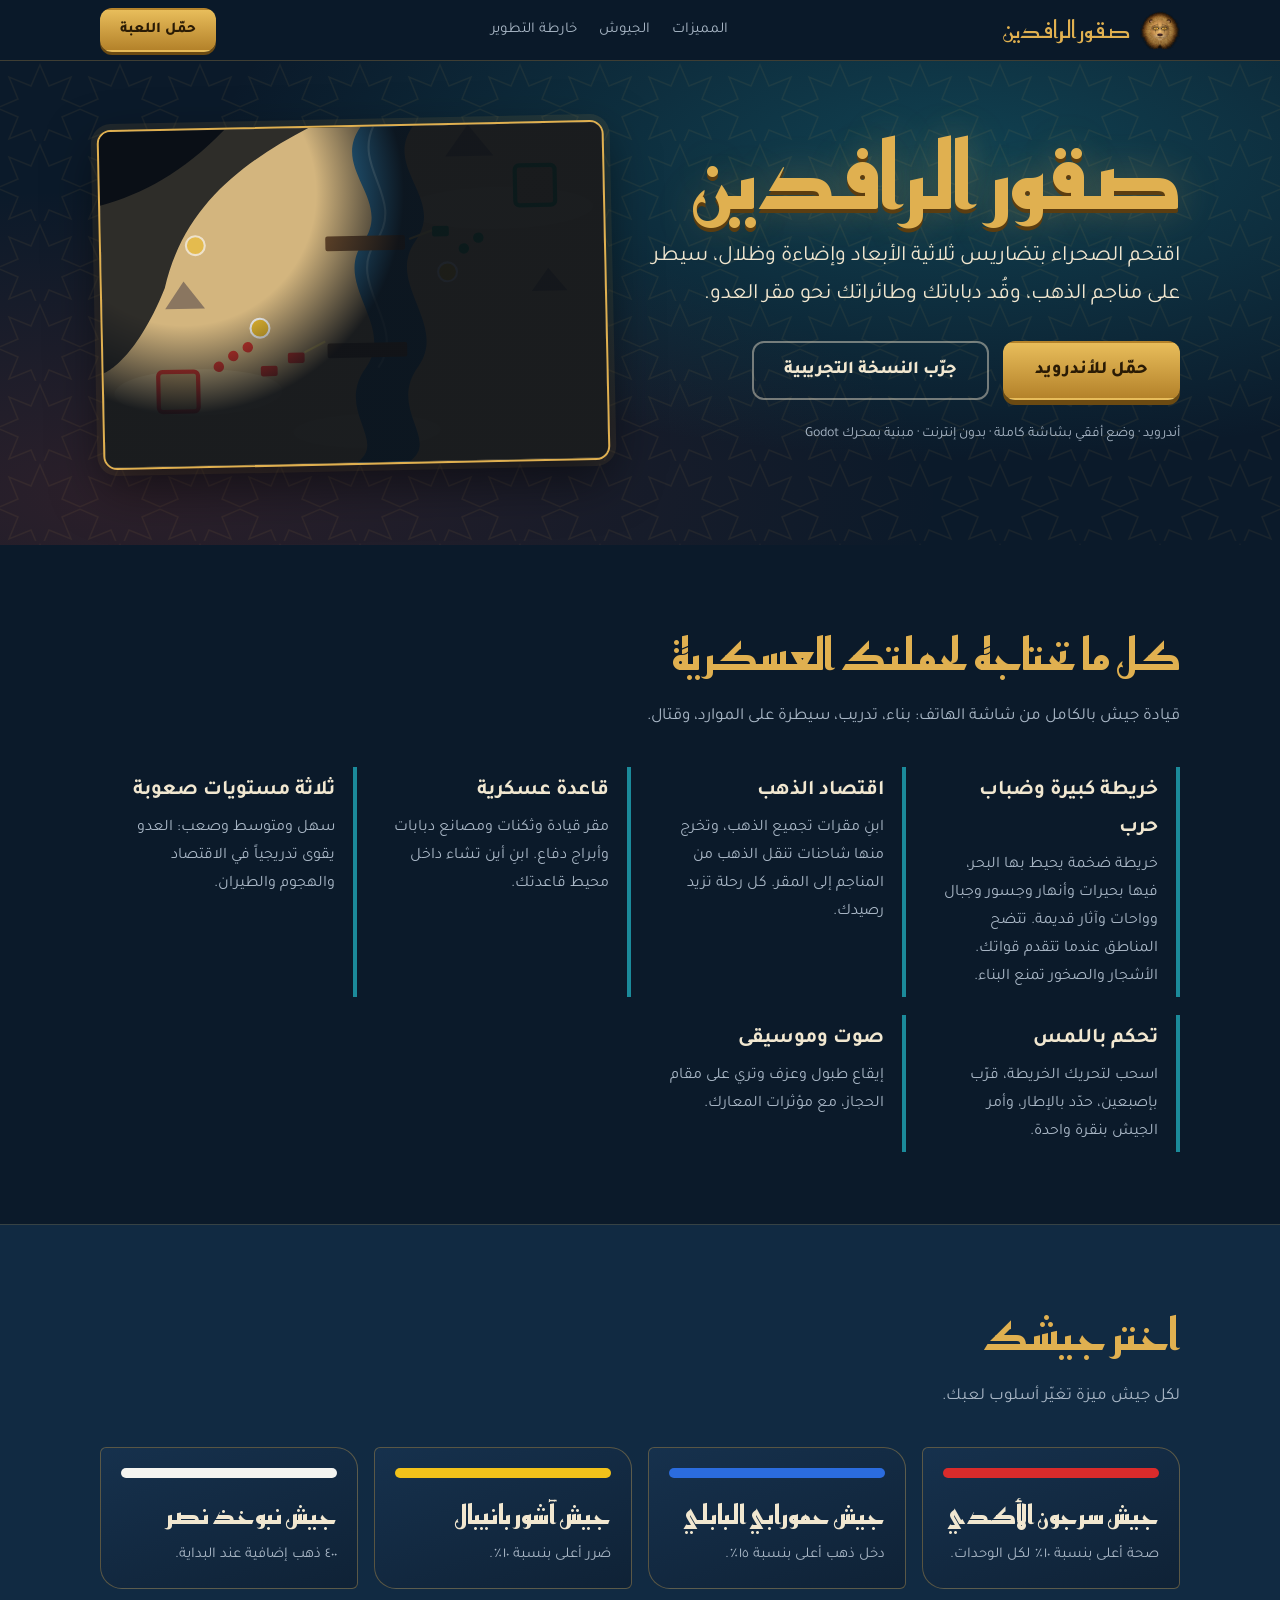
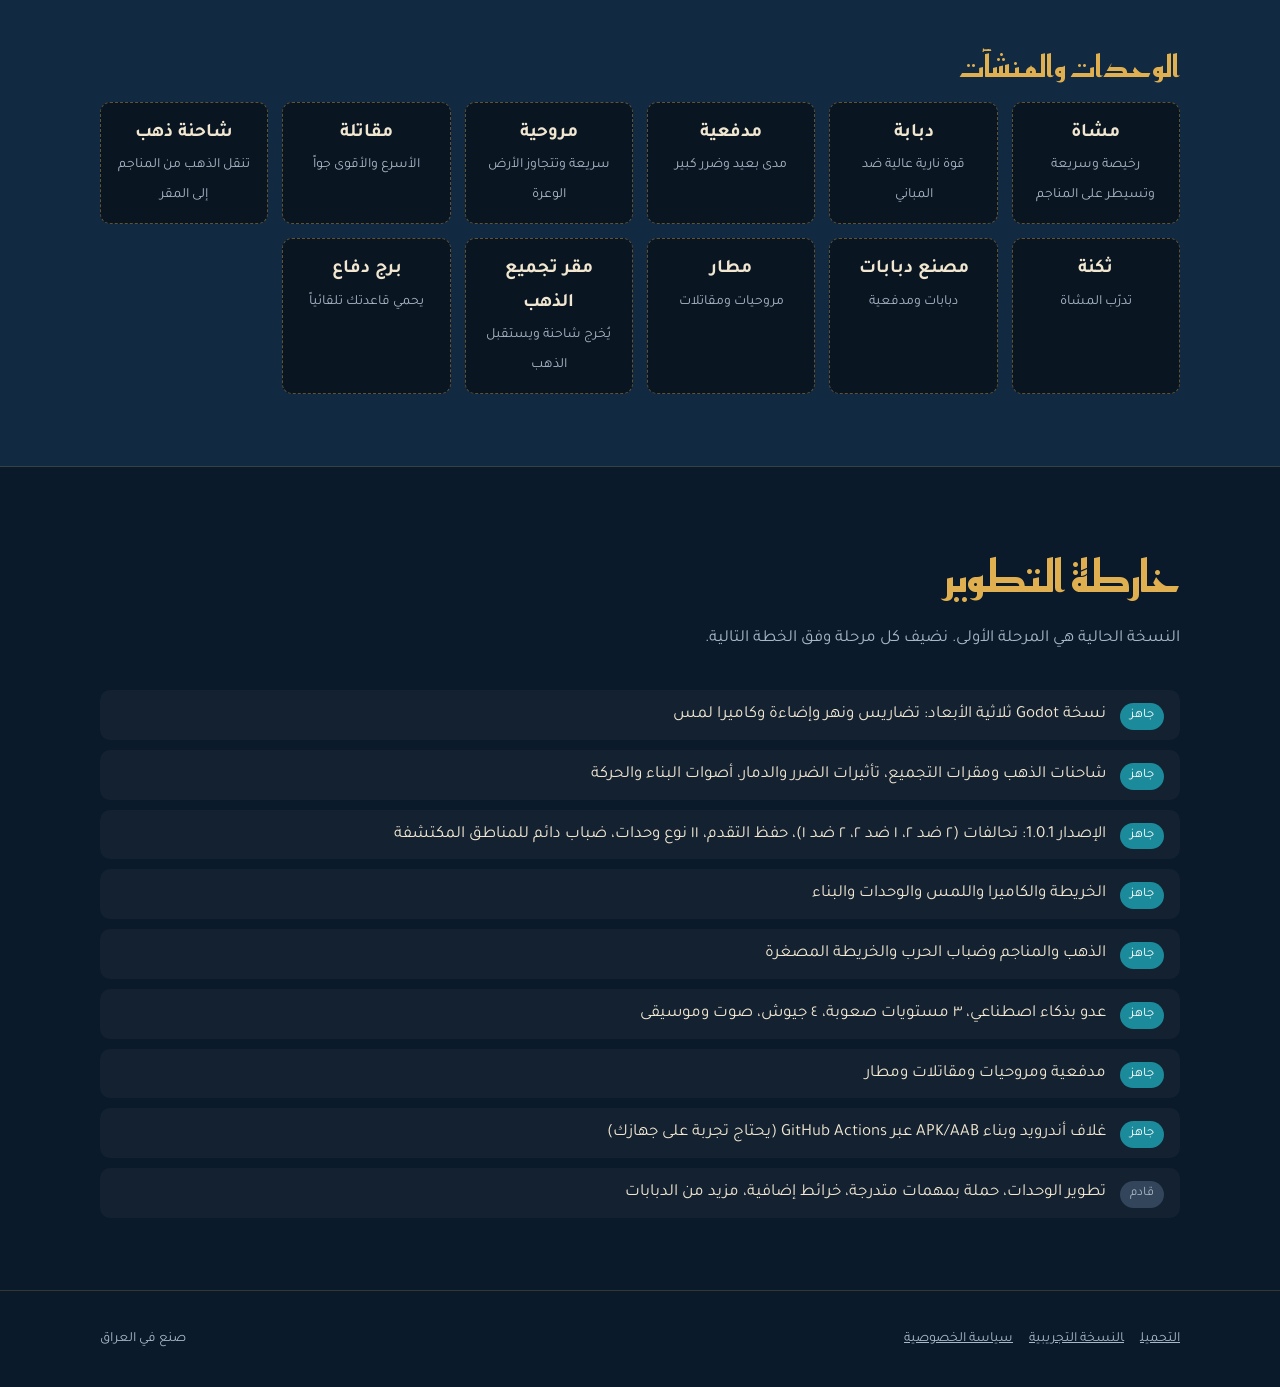
<file: docs/index.html>
<!doctype html>
<html lang="ar" dir="rtl">
<head>
<meta charset="utf-8">
<meta name="viewport" content="width=device-width,initial-scale=1">
<title>صقور الرافدين — لعبة استراتيجية حربية ثلاثية الأبعاد للهاتف</title>
<meta name="description" content="قُد جيشك، استولِ على مناجم الذهب، واكشف الخريطة بتقدّم قواتك. لعبة استراتيجية حربية بطابع عربي عراقي للهاتف.">
<meta name="theme-color" content="#0b1a2a">
<link rel="preconnect" href="https://fonts.googleapis.com">
<link rel="preconnect" href="https://fonts.gstatic.com" crossorigin>
<link href="https://fonts.googleapis.com/css2?family=Reem+Kufi:wght@700&family=Tajawal:wght@400;500;700;800&display=swap" rel="stylesheet">
<link rel="stylesheet" href="css/site.css">
</head>
<body>
<nav>
  <div class="wrap">
    <a class="brand" href="index.html">
      <img class="lion" src="lion.png" alt="" width="40" height="40">
      صقور الرافدين
    </a>
    <ul>
      <li><a href="#features">المميزات</a></li>
      <li><a href="#armies">الجيوش</a></li>
      <li><a href="#roadmap">خارطة التطوير</a></li>
    </ul>
    <a class="btn gold sm" href="download.html">حمّل اللعبة</a>
  </div>
</nav>

<header class="hero">
  <div class="wrap">
    <div>
      <h1>صقور الرافدين</h1>
      <p class="lead">اقتحم الصحراء بتضاريس ثلاثية الأبعاد وإضاءة وظلال، سيطر على مناجم الذهب، وقُد دباباتك وطائراتك نحو مقر العدو.</p>
      <div class="cta">
        <a class="btn gold" href="download.html">حمّل للأندرويد</a>
        <a class="btn line" href="game/index.html">جرّب النسخة التجريبية</a>
      </div>
      <p class="meta">أندرويد · وضع أفقي بشاشة كاملة · بدون إنترنت · مبنية بمحرك Godot</p>
    </div>
    <div class="battle" role="img" aria-label="لقطة تخطيطية لساحة المعركة: نهر في الوسط وقاعدتان ومناجم ذهب وضباب يغطي الأطراف">
      <svg viewBox="0 0 480 320">
        <defs>
          <radialGradient id="fog" cx="0" cy="0" r="1" gradientUnits="userSpaceOnUse" gradientTransform="translate(80 60) scale(210)"><stop offset="0" stop-color="#0a0f16" stop-opacity="0"/><stop offset=".6" stop-color="#0a0f16" stop-opacity="0"/><stop offset="1" stop-color="#0a0f16" stop-opacity=".92"/></radialGradient>
          <radialGradient id="vis" cx="400" cy="250" r="150" gradientUnits="userSpaceOnUse"><stop offset="0" stop-color="#000" stop-opacity="0"/><stop offset="1" stop-color="#0a0f16" stop-opacity=".0"/></radialGradient>
        </defs>
        <rect width="480" height="320" fill="#d3b57e"/>
        <g fill="#e8d09a" opacity=".55"><ellipse cx="90" cy="250" rx="80" ry="22"/><ellipse cx="380" cy="80" rx="90" ry="20"/><ellipse cx="250" cy="290" rx="70" ry="16"/></g>
        <path d="M250 0c-30 40 30 70 0 110s30 80 0 120 20 70-10 90h50c30-20-20-50 10-90s-30-80 0-120-30-70 0-110z" fill="#2a6f98"/>
        <path d="M262 0c-20 40 30 70 0 110s30 80 0 120" fill="none" stroke="#9fd3e8" stroke-width="2" opacity=".5"/>
        <g fill="#6b4a2b"><rect x="214" y="104" width="76" height="14" rx="2"/><rect x="214" y="206" width="76" height="14" rx="2"/></g>
        <g fill="#8a7660"><path d="M330 30l22-30 24 30z"/><path d="M60 170l18-26 20 26z"/><path d="M410 160l16-22 18 22z"/></g>
        <g fill="#f0c030" stroke="#fff" stroke-width="2"><circle cx="150" cy="190" r="9"/><circle cx="330" cy="140" r="9"/><circle cx="90" cy="110" r="9" opacity=".6"/></g>
        <rect x="52" y="230" width="38" height="38" rx="4" fill="#c4a46c" stroke="#d8362a" stroke-width="4"/>
        <rect x="396" y="40" width="38" height="38" rx="4" fill="#c4a46c" stroke="#1e9a56" stroke-width="4"/>
        <g fill="#d8362a"><circle cx="110" cy="226" r="5"/><circle cx="124" cy="216" r="5"/><circle cx="138" cy="208" r="5"/><rect x="150" y="226" width="16" height="10" rx="2"/><rect x="176" y="214" width="16" height="10" rx="2"/></g>
        <g fill="#1e9a56"><circle cx="360" cy="108" r="5"/><circle cx="346" cy="118" r="5"/><rect x="316" y="96" width="16" height="10" rx="2"/></g>
        <g stroke="#ffe27a" stroke-width="2"><path d="M192 214l20-10"/><path d="M316 100l-22 8"/></g>
        <rect width="480" height="320" fill="url(#fog)"/>
        <path d="M0 0h200c-60 30-120 70-140 150C30 220 0 230 0 230z" fill="#0a0f16" opacity=".82"/>
        <path d="M0 0h120c-40 40-80 60-120 70z" fill="#0a0f16"/>
      </svg>
    </div>
  </div>
</header>

<section id="features">
  <div class="wrap">
    <h2>كل ما تحتاجه لحملتك العسكرية</h2>
    <p class="intro">قيادة جيش بالكامل من شاشة الهاتف: بناء، تدريب، سيطرة على الموارد، وقتال.</p>
    <div class="feat">
      <article><h3>خريطة كبيرة وضباب حرب</h3><p>خريطة ضخمة يحيط بها البحر، فيها بحيرات وأنهار وجسور وجبال وواحات وآثار قديمة. تتضح المناطق عندما تتقدم قواتك. الأشجار والصخور تمنع البناء.</p></article>
      <article><h3>اقتصاد الذهب</h3><p>ابنِ مقرات تجميع الذهب، وتخرج منها شاحنات تنقل الذهب من المناجم إلى المقر. كل رحلة تزيد رصيدك.</p></article>
      <article><h3>قاعدة عسكرية</h3><p>مقر قيادة وثكنات ومصانع دبابات وأبراج دفاع. ابنِ أين تشاء داخل محيط قاعدتك.</p></article>
      <article><h3>ثلاثة مستويات صعوبة</h3><p>سهل ومتوسط وصعب: العدو يقوى تدريجياً في الاقتصاد والهجوم والطيران.</p></article>
      <article><h3>تحكم باللمس</h3><p>اسحب لتحريك الخريطة، قرّب بإصبعين، حدّد بالإطار، وأمر الجيش بنقرة واحدة.</p></article>
      <article><h3>صوت وموسيقى</h3><p>إيقاع طبول وعزف وتري على مقام الحجاز، مع مؤثرات المعارك.</p></article>
    </div>
  </div>
</section>

<section id="armies" class="alt">
  <div class="wrap">
    <h2>اختر جيشك</h2>
    <p class="intro">لكل جيش ميزة تغيّر أسلوب لعبك.</p>
    <div class="armies">
      <div class="army"><div class="sw" style="background:#d92b2b"></div><h3>جيش سرجون الأكدي</h3><p>صحة أعلى بنسبة ١٠٪ لكل الوحدات.</p></div>
      <div class="army"><div class="sw" style="background:#2b6cde"></div><h3>جيش حمورابي البابلي</h3><p>دخل ذهب أعلى بنسبة ١٥٪.</p></div>
      <div class="army"><div class="sw" style="background:#f2c21a"></div><h3>جيش آشور بانيبال</h3><p>ضرر أعلى بنسبة ١٠٪.</p></div>
      <div class="army"><div class="sw" style="background:#f4f4f0"></div><h3>جيش نبوخذ نصر</h3><p>٤٠٠ ذهب إضافية عند البداية.</p></div>
    </div>
    <h2 style="margin-top:52px;font-size:30px">الوحدات والمنشآت</h2>
    <div class="units">
      <div><b>مشاة</b><span>رخيصة وسريعة وتسيطر على المناجم</span></div>
      <div><b>دبابة</b><span>قوة نارية عالية ضد المباني</span></div>
      <div><b>مدفعية</b><span>مدى بعيد وضرر كبير</span></div>
      <div><b>مروحية</b><span>سريعة وتتجاوز الأرض الوعرة</span></div>
      <div><b>مقاتلة</b><span>الأسرع والأقوى جواً</span></div>
      <div><b>شاحنة ذهب</b><span>تنقل الذهب من المناجم إلى المقر</span></div>
      <div><b>ثكنة</b><span>تدرّب المشاة</span></div>
      <div><b>مصنع دبابات</b><span>دبابات ومدفعية</span></div>
      <div><b>مطار</b><span>مروحيات ومقاتلات</span></div>
      <div><b>مقر تجميع الذهب</b><span>يُخرج شاحنة ويستقبل الذهب</span></div>
      <div><b>برج دفاع</b><span>يحمي قاعدتك تلقائياً</span></div>
    </div>
  </div>
</section>

<section id="roadmap">
  <div class="wrap">
    <h2>خارطة التطوير</h2>
    <p class="intro">النسخة الحالية هي المرحلة الأولى. نضيف كل مرحلة وفق الخطة التالية.</p>
    <ul class="road">
      <li><em>جاهز</em> نسخة Godot ثلاثية الأبعاد: تضاريس ونهر وإضاءة وكاميرا لمس</li>
      <li><em>جاهز</em> شاحنات الذهب ومقرات التجميع، تأثيرات الضرر والدمار، أصوات البناء والحركة</li>
      <li><em>جاهز</em> الإصدار 1.0.1: تحالفات (٢ ضد ٢، ١ ضد ٢، ٢ ضد ١)، حفظ التقدم، ١١ نوع وحدات، ضباب دائم للمناطق المكتشفة</li>
      <li><em>جاهز</em> الخريطة والكاميرا واللمس والوحدات والبناء</li>
      <li><em>جاهز</em> الذهب والمناجم وضباب الحرب والخريطة المصغرة</li>
      <li><em>جاهز</em> عدو بذكاء اصطناعي، ٣ مستويات صعوبة، ٤ جيوش، صوت وموسيقى</li>
      <li><em>جاهز</em> مدفعية ومروحيات ومقاتلات ومطار</li>
      <li><em>جاهز</em> غلاف أندرويد وبناء APK/AAB عبر GitHub Actions (يحتاج تجربة على جهازك)</li>
      <li><em class="todo">قادم</em> تطوير الوحدات، حملة بمهمات متدرجة، خرائط إضافية، مزيد من الدبابات</li>
    </ul>
  </div>
</section>

<footer>
  <div class="wrap">
    <div><a href="download.html">التحميل</a><a href="game/index.html">النسخة التجريبية</a><a href="privacy.html">سياسة الخصوصية</a></div>
    <div>صنع في العراق</div>
  </div>
</footer>
</body>
</html>
</file>
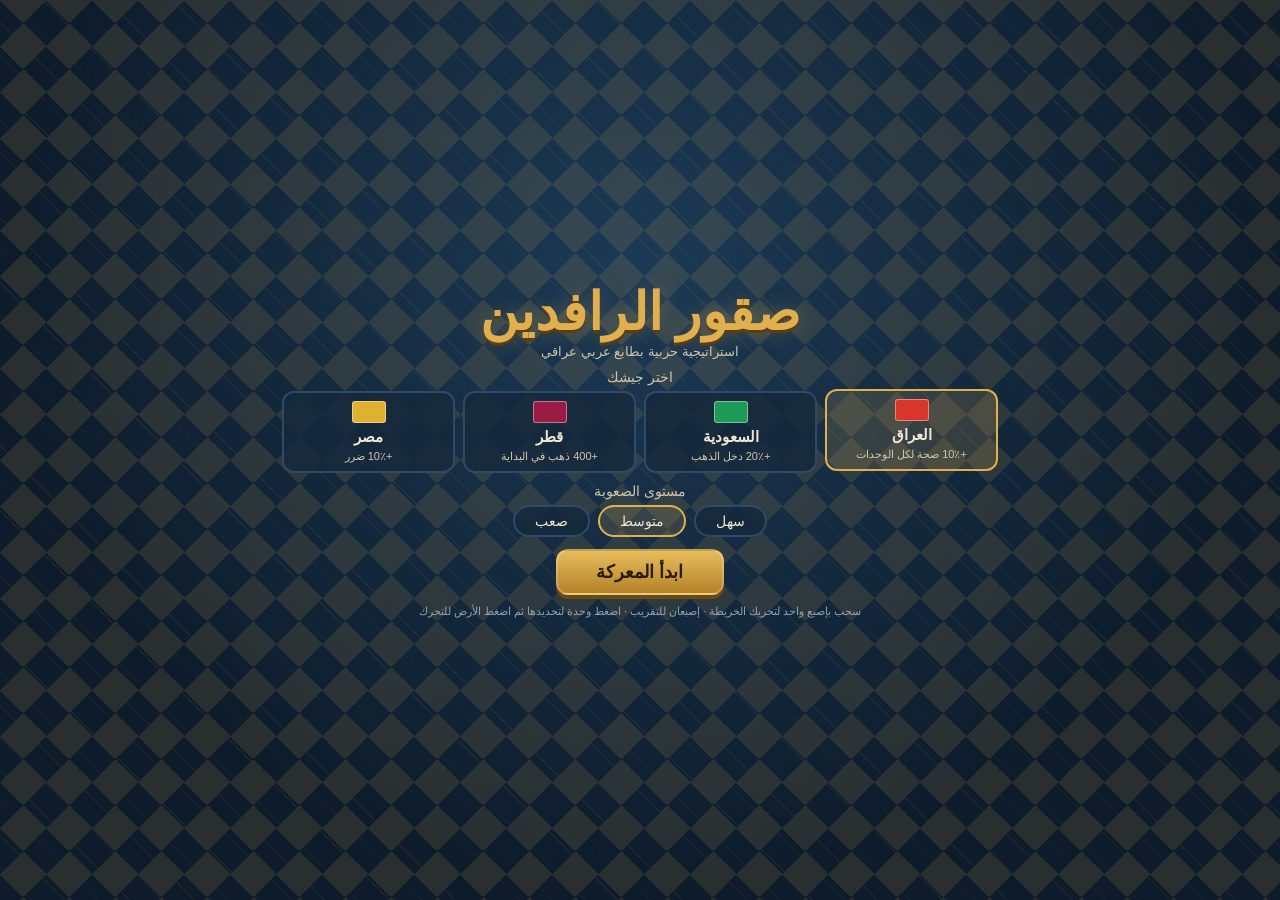
<file: docs/game/index.html>
<!doctype html>
<html lang="ar" dir="rtl">
<head>
<meta charset="utf-8">
<meta name="viewport" content="width=device-width,initial-scale=1,maximum-scale=1,user-scalable=no,viewport-fit=cover">
<meta name="mobile-web-app-capable" content="yes">
<meta name="apple-mobile-web-app-capable" content="yes">
<meta name="theme-color" content="#0d1b2a">
<title>صقور الرافدين</title>
<link rel="stylesheet" href="css/game.css">
</head>
<body>
<canvas id="c"></canvas>

<div id="hud" hidden>
  <div id="top">
    <span class="chip">💰 <b id="gold">0</b> <small id="inc"></small></span>
    <span class="chip">⛏ <b id="mines">0</b>/6</span>
    <span class="chip" id="time">00:00</span>
    <span class="chip hint" id="obj">دمّر مقر العدو</span>
  </div>
  <div id="sys">
    <button id="bPause" title="إيقاف">⏸</button>
    <button id="bSound" title="الصوت">🔊</button>
    <button id="bFull" title="شاشة كاملة">⛶</button>
  </div>
  <canvas id="mm" width="150" height="150"></canvas>
  <div id="tools">
    <button id="tAll" title="كل الجيش">👥<small>الجيش</small></button>
    <button id="tAtk" title="تحرك وهاجم">⚔<small>هجوم</small></button>
    <button id="tBox" title="تحديد بالإطار">▭<small>إطار</small></button>
    <button id="tBld" title="قائمة البناء">🏗<small>بناء</small></button>
  </div>
  <div id="panel"></div>
  <div id="toast"></div>
</div>

<div id="menu" class="screen">
  <div class="pattern"></div>
  <div class="box">
    <h1>صقور الرافدين</h1>
    <p class="sub">استراتيجية حربية بطابع عربي عراقي</p>
    <h3>اختر جيشك</h3>
    <div id="armies" class="grid"></div>
    <h3>مستوى الصعوبة</h3>
    <div id="diffs" class="row"></div>
    <button id="start" class="big">ابدأ المعركة</button>
    <p class="how">سحب بإصبع واحد لتحريك الخريطة · إصبعان للتقريب · اضغط وحدة لتحديدها ثم اضغط الأرض للتحرك</p>
  </div>
</div>

<div id="pause" class="screen" hidden>
  <div class="box small">
    <h2>إيقاف مؤقت</h2>
    <button id="bResume" class="big">متابعة</button>
    <button id="bQuit" class="ghost">العودة للقائمة</button>
  </div>
</div>

<div id="end" class="screen" hidden>
  <div class="box small">
    <h2 id="endT"></h2>
    <p id="endS"></p>
    <button id="bAgain" class="big">لعب مرة أخرى</button>
    <button id="bMenu" class="ghost">القائمة الرئيسية</button>
  </div>
</div>

<div id="rot" class="screen"><div class="box small"><div class="phone">📱</div><h2>أدر الهاتف بالعرض</h2><p>اللعبة تعمل بالوضع الأفقي فقط</p></div></div>

<script src="js/game.js"></script>
</body>
</html>
</file>
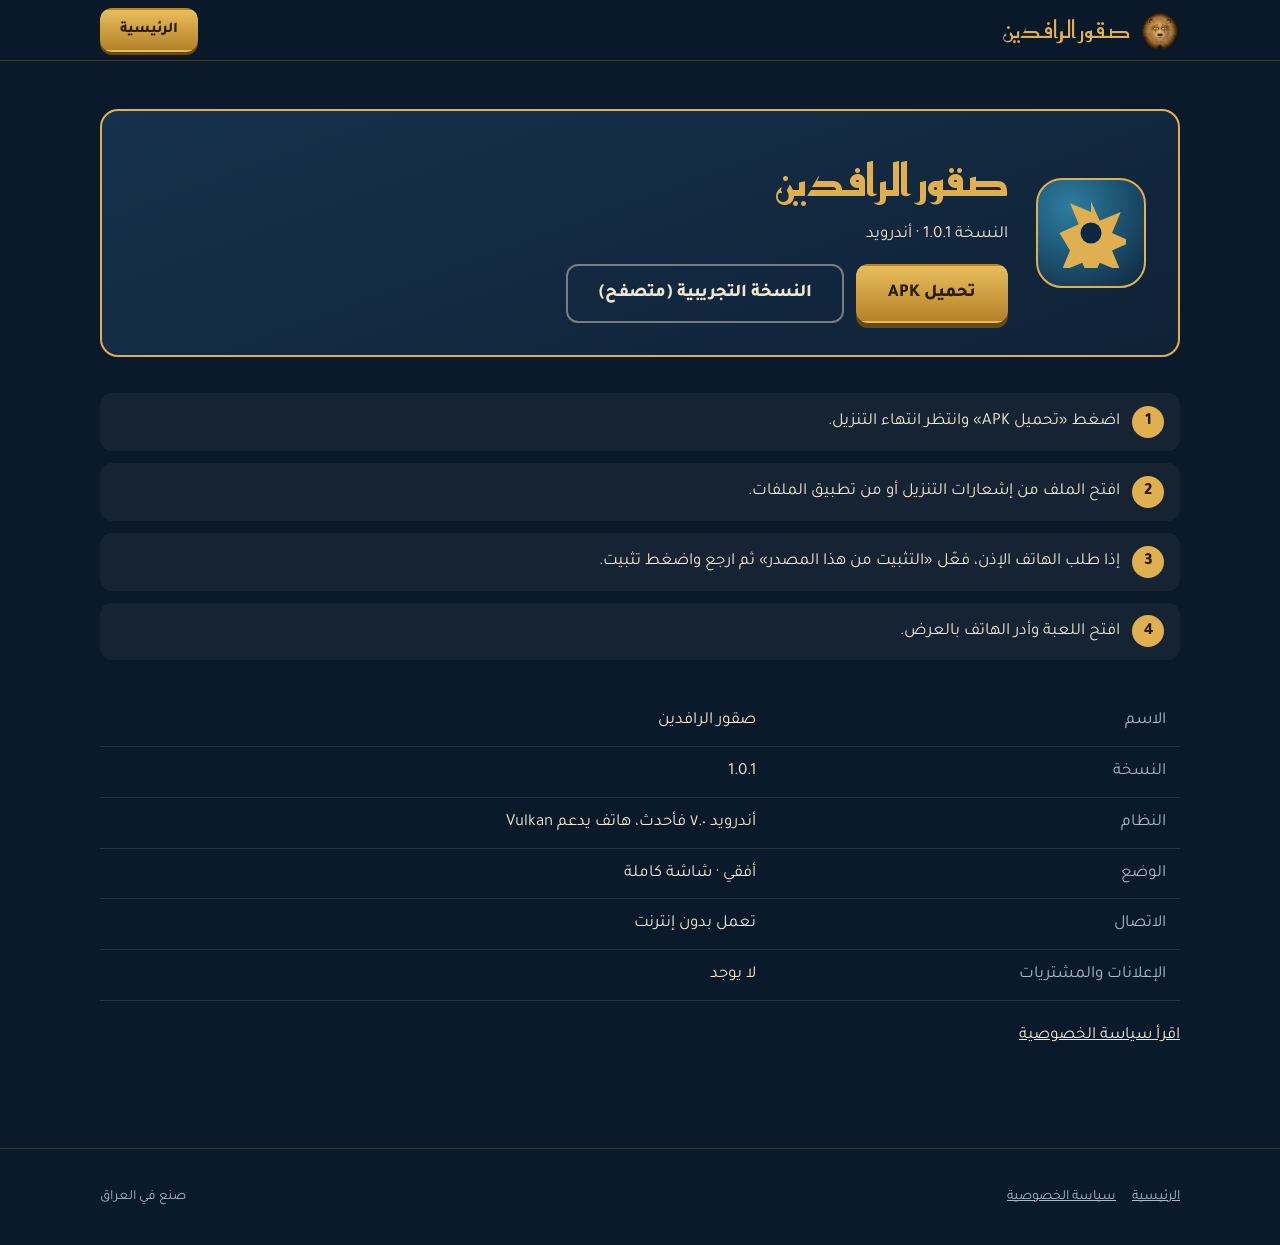
<file: docs/download.html>
<!doctype html>
<html lang="ar" dir="rtl">
<head>
<meta charset="utf-8">
<meta name="viewport" content="width=device-width,initial-scale=1">
<title>تحميل صقور الرافدين</title>
<meta name="description" content="حمّل لعبة صقور الرافدين لهاتف أندرويد أو العبها مباشرة من المتصفح.">
<meta name="theme-color" content="#0b1a2a">
<link href="https://fonts.googleapis.com/css2?family=Reem+Kufi:wght@700&family=Tajawal:wght@400;500;700;800&display=swap" rel="stylesheet">
<link rel="stylesheet" href="css/site.css">
</head>
<body>
<nav>
  <div class="wrap">
    <a class="brand" href="index.html">
      <img class="lion" src="lion.png" alt="" width="40" height="40">
      صقور الرافدين
    </a>
    <a class="btn gold sm" href="index.html">الرئيسية</a>
  </div>
</nav>

<main class="page">
  <div class="wrap">
    <div class="card">
      <div class="ic" aria-hidden="true"><svg viewBox="0 0 40 40"><path d="M20 2l5 11 12-5-5 12 11 5-11 5 5 12-12-5-5 11-5-11-12 5 5-12L2 20l11-5-5-12 12 5z" fill="#e0b050"/><circle cx="20" cy="20" r="6" fill="#0d2740"/></svg></div>
      <div>
        <h2>صقور الرافدين</h2>
        <div>النسخة 1.0.1 · أندرويد</div>
        <div class="row">
          <a id="apk" class="btn gold" href="#">تحميل APK</a>
          <a class="btn line" href="game/index.html">النسخة التجريبية (متصفح)</a>
        </div>
      </div>
    </div>

    <ol class="steps">
      <li>اضغط «تحميل APK» وانتظر انتهاء التنزيل.</li>
      <li>افتح الملف من إشعارات التنزيل أو من تطبيق الملفات.</li>
      <li>إذا طلب الهاتف الإذن، فعّل «التثبيت من هذا المصدر» ثم ارجع واضغط تثبيت.</li>
      <li>افتح اللعبة وأدر الهاتف بالعرض.</li>
    </ol>

    <table>
      <tr><td>الاسم</td><td>صقور الرافدين</td></tr>
      <tr><td>النسخة</td><td>1.0.1</td></tr>
      <tr><td>النظام</td><td>أندرويد ٧.٠ فأحدث، هاتف يدعم Vulkan</td></tr>
      <tr><td>الوضع</td><td>أفقي · شاشة كاملة</td></tr>
      <tr><td>الاتصال</td><td>تعمل بدون إنترنت</td></tr>
      <tr><td>الإعلانات والمشتريات</td><td>لا يوجد</td></tr>
    </table>
    <p><a href="privacy.html">اقرأ سياسة الخصوصية</a></p>
  </div>
</main>

<footer>
  <div class="wrap">
    <div><a href="index.html">الرئيسية</a><a href="privacy.html">سياسة الخصوصية</a></div>
    <div>صنع في العراق</div>
  </div>
</footer>

<script>
/* يبني رابط آخر إصدار تلقائياً عند الاستضافة على GitHub Pages: user.github.io/repo */
(function(){
  var a=document.getElementById('apk'),h=location.hostname,p=location.pathname.split('/').filter(Boolean);
  if(/\.github\.io$/.test(h)&&p[0]){
    a.href='https://github.com/'+h.split('.')[0]+'/'+p[0]+'/releases/latest/download/rafidain-hawks.apk';
  }else{
    a.href='#';a.addEventListener('click',function(e){e.preventDefault();alert('ارفع المشروع إلى GitHub وشغّل بناء أندرويد لتظهر هنا نسخة التحميل.');});
  }
})();
</script>
</body>
</html>
</file>
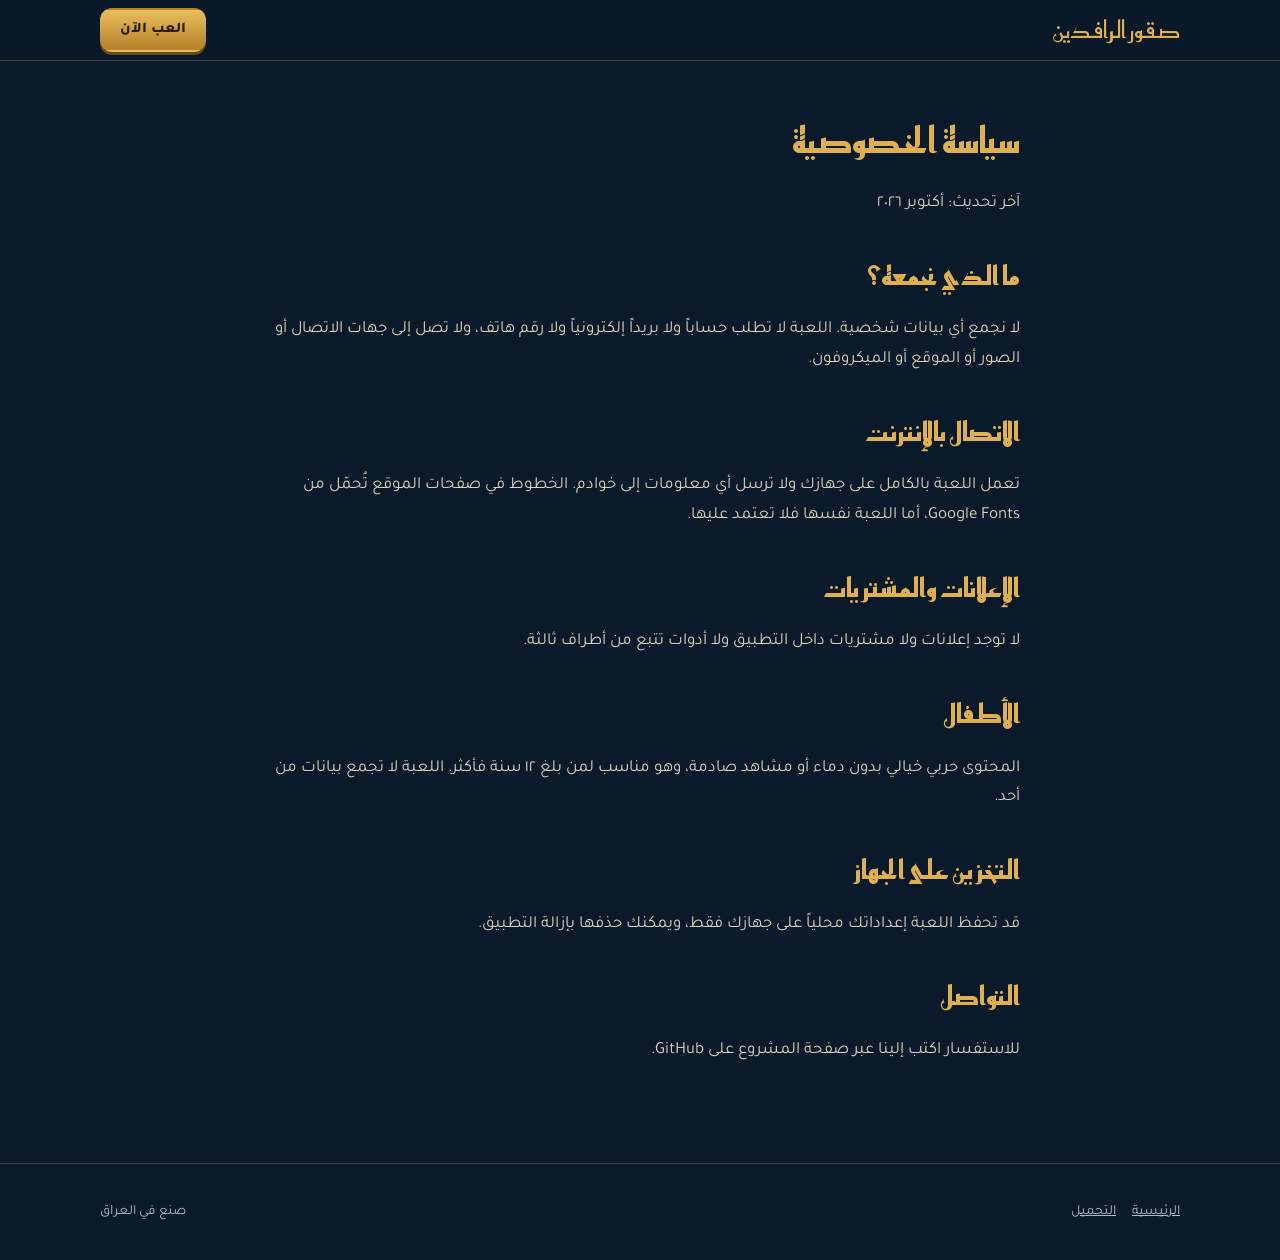
<file: docs/privacy.html>
<!doctype html>
<html lang="ar" dir="rtl">
<head>
<meta charset="utf-8">
<meta name="viewport" content="width=device-width,initial-scale=1">
<title>سياسة الخصوصية — صقور الرافدين</title>
<meta name="theme-color" content="#0b1a2a">
<link href="https://fonts.googleapis.com/css2?family=Reem+Kufi:wght@700&family=Tajawal:wght@400;500;700;800&display=swap" rel="stylesheet">
<link rel="stylesheet" href="css/site.css">
</head>
<body>
<nav>
  <div class="wrap">
    <a class="brand" href="index.html">صقور الرافدين</a>
    <a class="btn gold sm" href="game/index.html">العب الآن</a>
  </div>
</nav>
<main class="page">
  <div class="wrap prose" style="max-width:760px">
    <h2 style="margin-top:0;font-size:36px">سياسة الخصوصية</h2>
    <p>آخر تحديث: أكتوبر ٢٠٢٦</p>

    <h2>ما الذي نجمعه؟</h2>
    <p>لا نجمع أي بيانات شخصية. اللعبة لا تطلب حساباً ولا بريداً إلكترونياً ولا رقم هاتف، ولا تصل إلى جهات الاتصال أو الصور أو الموقع أو الميكروفون.</p>

    <h2>الاتصال بالإنترنت</h2>
    <p>تعمل اللعبة بالكامل على جهازك ولا ترسل أي معلومات إلى خوادم. الخطوط في صفحات الموقع تُحمّل من Google Fonts، أما اللعبة نفسها فلا تعتمد عليها.</p>

    <h2>الإعلانات والمشتريات</h2>
    <p>لا توجد إعلانات ولا مشتريات داخل التطبيق ولا أدوات تتبع من أطراف ثالثة.</p>

    <h2>الأطفال</h2>
    <p>المحتوى حربي خيالي بدون دماء أو مشاهد صادمة، وهو مناسب لمن بلغ ١٢ سنة فأكثر. اللعبة لا تجمع بيانات من أحد.</p>

    <h2>التخزين على الجهاز</h2>
    <p>قد تحفظ اللعبة إعداداتك محلياً على جهازك فقط، ويمكنك حذفها بإزالة التطبيق.</p>

    <h2>التواصل</h2>
    <p>للاستفسار اكتب إلينا عبر صفحة المشروع على GitHub.</p>
  </div>
</main>
<footer><div class="wrap"><div><a href="index.html">الرئيسية</a><a href="download.html">التحميل</a></div><div>صنع في العراق</div></div></footer>
</body>
</html>
</file>
<file: docs/css/site.css>
:root{--ink:#0b1a2a;--ink2:#112a42;--lapis:#17406b;--teal:#1b8a9a;--gold:#e0b050;--gold2:#b4822a;--sand:#f1e7d0;--mute:#a9b7c6;--brick:#c43a2b}
*{box-sizing:border-box}
html{scroll-behavior:smooth}
body{margin:0;background:var(--ink);color:var(--sand);font-family:"Tajawal","Cairo","Segoe UI",Tahoma,sans-serif;line-height:1.75;font-size:17px}
a{color:inherit}
img,svg{max-width:100%}
:focus-visible{outline:3px solid var(--gold);outline-offset:3px;border-radius:6px}
.wrap{width:min(1080px,100% - 40px);margin-inline:auto}
.display{font-family:"Reem Kufi","Cairo",serif;font-weight:700}

/* شريط التنقل */
nav{position:sticky;top:0;z-index:20;background:rgba(11,26,42,.9);backdrop-filter:blur(8px);border-bottom:1px solid rgba(224,176,80,.25)}
nav .wrap{display:flex;align-items:center;justify-content:space-between;height:60px}
.brand{font-family:"Reem Kufi",serif;font-size:24px;color:var(--gold);text-decoration:none;display:flex;align-items:center;gap:10px}
.brand svg{width:30px;height:30px}
nav ul{display:flex;gap:22px;list-style:none;margin:0;padding:0;font-size:15px}
nav ul a{text-decoration:none;color:var(--mute)}
nav ul a:hover{color:var(--sand)}
.btn{display:inline-block;padding:12px 30px;border-radius:12px;font-weight:800;text-decoration:none;font-size:18px;border:2px solid transparent;transition:transform .15s}
.btn:hover{transform:translateY(-2px)}
.btn.gold{background:linear-gradient(#e8bd5b,#b4822a);color:#2a1b05;box-shadow:0 5px 0 #6b4a12}
.btn.line{border-color:rgba(241,231,208,.45);color:var(--sand)}
.btn.sm{padding:7px 18px;font-size:15px;box-shadow:0 3px 0 #6b4a12}

/* البطل */
.hero{position:relative;overflow:hidden;padding:64px 0 80px;background:
radial-gradient(ellipse at 75% 20%,rgba(27,138,154,.35),transparent 55%),
radial-gradient(ellipse at 10% 90%,rgba(196,58,43,.18),transparent 50%),var(--ink)}
.hero:before{content:"";position:absolute;inset:0;opacity:.07;background:url("data:image/svg+xml,%3Csvg xmlns='http://www.w3.org/2000/svg' width='80' height='80'%3E%3Cpath d='M40 4l9 21 22-9-9 22 21 9-21 9 9 22-22-9-9 21-9-21-22 9 9-22-21-9 21-9-9-22 22 9z' fill='none' stroke='%23e0b050' stroke-width='1.5'/%3E%3C/svg%3E")}
.hero .wrap{position:relative;display:grid;grid-template-columns:1.05fr 1fr;gap:40px;align-items:center}
.hero h1{font-family:"Reem Kufi",serif;font-size:clamp(46px,9vw,92px);line-height:1.05;margin:0 0 12px;color:var(--gold);text-shadow:0 4px 0 #5b3d10,0 0 40px rgba(224,176,80,.3)}
.hero p.lead{font-size:clamp(18px,2.6vw,22px);color:var(--sand);max-width:30em;margin:0 0 26px}
.cta{display:flex;gap:14px;flex-wrap:wrap}
.meta{margin-top:22px;color:var(--mute);font-size:14px}
.battle{background:#0a1522;border:2px solid var(--gold);border-radius:14px;box-shadow:0 18px 50px rgba(0,0,0,.5),0 0 0 6px rgba(224,176,80,.1);overflow:hidden;transform:rotate(-1.2deg)}
.battle svg{display:block;width:100%;height:auto}

/* أقسام */
section{padding:72px 0}
section.alt{background:var(--ink2);border-block:1px solid rgba(224,176,80,.18)}
h2{font-family:"Reem Kufi",serif;font-size:clamp(30px,5vw,44px);margin:0 0 8px;color:var(--gold)}
.intro{color:var(--mute);max-width:36em;margin:0 0 36px}
.feat{display:grid;grid-template-columns:repeat(auto-fit,minmax(250px,1fr));gap:18px}
.feat article{border-inline-start:4px solid var(--teal);padding:6px 18px}
.feat h3{margin:0 0 4px;font-size:21px;color:var(--sand)}
.feat p{margin:0;color:var(--mute);font-size:16px}
.armies{display:grid;grid-template-columns:repeat(auto-fit,minmax(200px,1fr));gap:16px}
.army{background:linear-gradient(160deg,#16314d,#0f2236);border:1px solid rgba(224,176,80,.35);border-radius:6px 22px 6px 22px;padding:20px}
.army .sw{height:10px;border-radius:5px;margin-bottom:14px}
.army h3{margin:0;font-family:"Reem Kufi",serif;font-size:26px}
.army p{margin:4px 0 0;color:var(--mute);font-size:15px}
.units{display:grid;grid-template-columns:repeat(auto-fit,minmax(150px,1fr));gap:14px;margin-top:8px}
.units div{background:#0a1522;border:1px dashed rgba(224,176,80,.4);border-radius:10px;padding:14px;text-align:center}
.units b{display:block;font-size:19px}
.units span{font-size:14px;color:var(--mute)}
.road{list-style:none;margin:0;padding:0;display:grid;gap:10px}
.road li{display:flex;gap:14px;align-items:baseline;padding:10px 16px;border-radius:10px;background:rgba(255,255,255,.03)}
.road em{font-style:normal;font-size:13px;padding:2px 10px;border-radius:20px;background:var(--teal);color:#fff;white-space:nowrap}
.road em.todo{background:#33455a;color:var(--mute)}
footer{padding:36px 0;color:var(--mute);font-size:14px;border-top:1px solid rgba(224,176,80,.2)}
footer .wrap{display:flex;gap:18px;flex-wrap:wrap;justify-content:space-between}
footer a{margin-inline-end:16px}

/* التحميل والسياسة */
.page{padding:48px 0 80px}
.card{background:linear-gradient(160deg,#16314d,#0f2236);border:2px solid var(--gold);border-radius:18px;padding:32px;display:grid;grid-template-columns:auto 1fr;gap:28px;align-items:center}
.card .ic{width:110px;height:110px;border-radius:26px;background:radial-gradient(circle at 30% 25%,#2e7da0,#0d2740);border:2px solid var(--gold);display:grid;place-items:center}
.card .ic svg{width:70px;height:70px}
.card h2{margin:0}
.card .row{display:flex;gap:12px;flex-wrap:wrap;margin-top:14px}
.steps{margin:36px 0;padding:0;list-style:none;display:grid;gap:12px;counter-reset:s}
.steps li{counter-increment:s;padding:14px 18px 14px 18px;background:rgba(255,255,255,.04);border-radius:12px;position:relative;padding-inline-start:60px}
.steps li:before{content:counter(s);position:absolute;inset-inline-start:16px;top:50%;transform:translateY(-50%);width:32px;height:32px;border-radius:50%;background:var(--gold);color:#2a1b05;font-weight:800;display:grid;place-items:center}
table{width:100%;border-collapse:collapse;margin:20px 0}
td{padding:10px 14px;border-bottom:1px solid rgba(241,231,208,.12)}
td:first-child{color:var(--mute);width:38%}
.prose h2{font-size:26px;margin-top:34px}
.prose p,.prose li{color:#d9d1bd}

@media (max-width:820px){
 .hero .wrap{grid-template-columns:1fr}.battle{transform:none}
 nav ul{display:none}
 .card{grid-template-columns:1fr;text-align:center}.card .ic{margin-inline:auto}.card .row{justify-content:center}
}
@media (prefers-reduced-motion:reduce){html{scroll-behavior:auto}.btn{transition:none}}

.brand img.lion{width:40px;height:40px;animation:lionspin 3.4s linear infinite}
@keyframes lionspin{0%{transform:perspective(200px) rotateY(0)}100%{transform:perspective(200px) rotateY(360deg)}}
@media (prefers-reduced-motion:reduce){.brand img.lion{animation:none}}
</file>
<file: docs/game/css/game.css>
:root{--ink:#0d1b2a;--ink2:#14283d;--gold:#e0b050;--sand:#f1e7d0;--teal:#1b8a9a;--red:#c43a2b;
--safe-t:env(safe-area-inset-top,0px);--safe-b:env(safe-area-inset-bottom,0px);--safe-l:env(safe-area-inset-left,0px);--safe-r:env(safe-area-inset-right,0px)}
*{box-sizing:border-box;-webkit-tap-highlight-color:transparent;-webkit-user-select:none;user-select:none}
html,body{margin:0;height:100%;overflow:hidden;background:#000;color:var(--sand);
font-family:"Tajawal","Cairo","Segoe UI",Tahoma,"Noto Sans Arabic",sans-serif;overscroll-behavior:none}
canvas#c{position:fixed;inset:0;width:100%;height:100%;touch-action:none;display:block}
[hidden]{display:none!important}
button{font:inherit;color:inherit;cursor:pointer;border:0}

#hud>*{position:fixed}
#top{top:calc(6px + var(--safe-t));left:50%;transform:translateX(-50%);display:flex;gap:6px;pointer-events:none}
.chip{background:rgba(13,27,42,.82);border:1px solid rgba(224,176,80,.55);border-radius:8px;padding:3px 10px;font-size:14px;white-space:nowrap}
.chip b{color:var(--gold);font-size:16px}
.chip small{color:#9fd3a0;font-size:11px}
.chip.hint{color:#cfc6ad;font-size:12px}
#sys{top:calc(6px + var(--safe-t));right:calc(8px + var(--safe-r));display:flex;gap:6px}
#sys button,#tools button{background:rgba(13,27,42,.85);border:1px solid rgba(224,176,80,.55);border-radius:10px;width:42px;height:42px;font-size:19px}
#tools{right:calc(8px + var(--safe-r));top:50%;transform:translateY(-50%);display:flex;flex-direction:column;gap:6px}
#tools button{height:50px;display:flex;flex-direction:column;align-items:center;justify-content:center;line-height:1;padding:2px}
#tools button small{font-size:10px;margin-top:2px;color:#cfc6ad}
#tools button.on{background:var(--teal);border-color:#fff}
#mm{left:calc(8px + var(--safe-l));bottom:calc(8px + var(--safe-b));width:128px;height:128px;border:2px solid var(--gold);border-radius:6px;background:#000;touch-action:none}
#panel{left:calc(150px + var(--safe-l));right:calc(62px + var(--safe-r));bottom:calc(8px + var(--safe-b));min-height:62px;display:flex;gap:6px;align-items:stretch;justify-content:flex-start;pointer-events:none}
#panel>*{pointer-events:auto}
.info{background:rgba(13,27,42,.88);border:1px solid rgba(224,176,80,.55);border-radius:10px;padding:6px 12px;display:flex;flex-direction:column;justify-content:center;min-width:92px}
.info b{font-size:15px}.info span{font-size:11px;color:#cfc6ad}
.act{background:linear-gradient(#1d3a57,#12263a);border:1px solid var(--gold);border-radius:10px;min-width:64px;padding:4px 8px;display:flex;flex-direction:column;align-items:center;justify-content:center;position:relative}
.act i{font-style:normal;font-size:22px;line-height:1}.act b{font-size:12px;font-weight:700}.act s{text-decoration:none;font-size:11px;color:var(--gold)}
.act.dis{opacity:.45;filter:grayscale(.6)}
.act em{position:absolute;top:-6px;left:-6px;background:var(--red);border-radius:9px;min-width:18px;height:18px;font-style:normal;font-size:11px;display:flex;align-items:center;justify-content:center}
.act em:empty{display:none}
#toast{top:44px;left:50%;transform:translateX(-50%);background:rgba(13,27,42,.92);border:1px solid var(--gold);border-radius:8px;padding:6px 14px;font-size:13px;opacity:0;transition:opacity .25s;pointer-events:none}
#toast.show{opacity:1}

.screen{position:fixed;inset:0;display:flex;align-items:center;justify-content:center;background:radial-gradient(ellipse at 50% 30%,#1c3a56 0%,#0d1b2a 70%);z-index:10;overflow:auto;padding:var(--safe-t) var(--safe-r) var(--safe-b) var(--safe-l)}
#pause,#end{background:rgba(5,10,18,.78)}
.pattern{position:absolute;inset:0;opacity:.13;pointer-events:none;
background:
conic-gradient(from 45deg at 50% 50%,transparent 0 25%,var(--gold) 0 50%,transparent 0 75%,var(--gold) 0) 0 0/46px 46px,
repeating-linear-gradient(45deg,transparent 0 22px,rgba(224,176,80,.5) 22px 23px)}
.box{position:relative;text-align:center;padding:14px 22px;max-width:760px;width:100%}
.box.small{max-width:340px;background:var(--ink2);border:2px solid var(--gold);border-radius:14px;padding:20px}
h1{margin:0;font-family:"Reem Kufi","Cairo","Tajawal",serif;font-size:clamp(30px,8vh,52px);color:var(--gold);text-shadow:0 3px 0 #5b3d10,0 0 22px rgba(224,176,80,.35);letter-spacing:.5px}
h2{margin:0 0 10px;color:var(--gold)}
h3{margin:10px 0 6px;font-size:14px;color:#cfc6ad;font-weight:500}
.sub{margin:2px 0 4px;color:#cfc6ad;font-size:13px}
.grid{display:grid;grid-template-columns:repeat(4,1fr);gap:8px}
.row{display:flex;gap:8px;justify-content:center}
.card{background:rgba(20,40,61,.85);border:2px solid #2d4a66;border-radius:12px;padding:8px 6px;transition:.15s}
.card .flag{width:34px;height:22px;border-radius:3px;margin:0 auto 5px;border:1px solid rgba(255,255,255,.4)}
.card b{display:block;font-size:15px}.card span{display:block;font-size:11px;color:#cfc6ad;margin-top:3px;line-height:1.35}
.card.on{border-color:var(--gold);background:rgba(224,176,80,.16);transform:translateY(-2px)}
.pill{background:rgba(20,40,61,.85);border:2px solid #2d4a66;border-radius:20px;padding:6px 20px;font-size:14px}
.pill.on{border-color:var(--gold);background:rgba(224,176,80,.16)}
.big{margin-top:12px;background:linear-gradient(#e8bd5b,#b4822a);color:#2a1b05;font-weight:800;font-size:18px;padding:10px 38px;border-radius:12px;border:2px solid #fff3;box-shadow:0 4px 0 #6b4a12}
.big:active{transform:translateY(2px);box-shadow:0 2px 0 #6b4a12}
.ghost{margin-top:10px;background:transparent;border:1px solid #fff4;border-radius:10px;padding:8px 22px;font-size:14px}
.how{margin:10px 0 0;font-size:11px;color:#8fa3b5}
#rot{display:none;z-index:99;background:#0d1b2a}
.phone{font-size:56px;animation:tilt 1.6s ease-in-out infinite}
@keyframes tilt{0%,30%{transform:rotate(0)}60%,100%{transform:rotate(-90deg)}}
@media (orientation:portrait){#rot{display:flex}}
@media (max-height:420px){.box{padding:6px 14px}h3{margin:6px 0 4px}.big{margin-top:8px;padding:7px 30px;font-size:16px}.how{display:none}.card span{font-size:10px}}
@media (prefers-reduced-motion:reduce){.phone{animation:none}}
</file>
